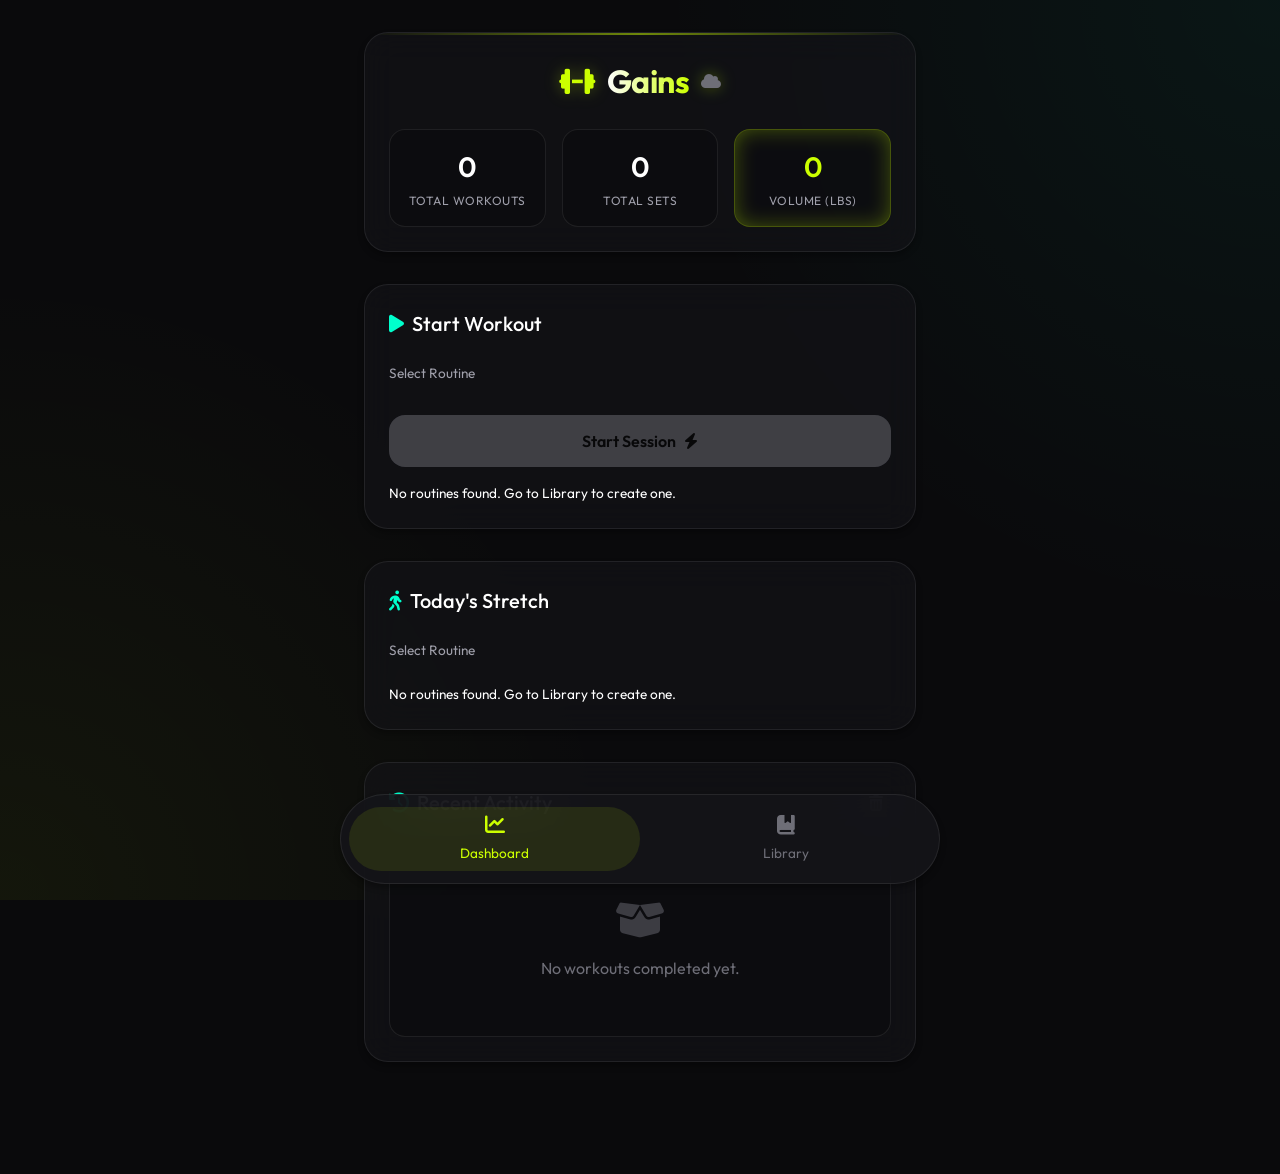
<file: index.html>
<!DOCTYPE html>
<html lang="en">
<head>
    <meta charset="UTF-8">
    <meta name="viewport" content="width=device-width, initial-scale=1.0">
    <title>Gains | Personal Gym Tracker</title>
    <!-- Modern typography -->
    <link href="https://fonts.googleapis.com/css2?family=Outfit:wght@300;400;500;600;700&display=swap" rel="stylesheet">
    <link rel="stylesheet" href="styles.css">
    <!-- FontAwesome for icons -->
    <link rel="stylesheet" href="https://cdnjs.cloudflare.com/ajax/libs/font-awesome/6.4.0/css/all.min.css">
</head>
<body>
    <div class="app-container">
        <!-- Dashboard Header / Sidebar equivalent -->
        <header class="dashboard-header glass-panel" id="main-header">
            <div class="logo">
                <i class="fa-solid fa-dumbbell"></i>
                <h1>Gains</h1>
                <i id="dashboard-sync-status" class="fa-solid fa-cloud" style="font-size: 1rem; color: var(--text-muted); margin-left: auto; cursor: help;" title="Cloud Sync not configured"></i>
            </div>
            
            <div class="stats-overview">
                <div class="stat-card">
                    <span class="stat-value" id="total-workouts">0</span>
                    <span class="stat-label">Total Workouts</span>
                </div>
                <div class="stat-card">
                    <span class="stat-value" id="total-sets">0</span>
                    <span class="stat-label">Total Sets</span>
                </div>
                <div class="stat-card highlight">
                    <span class="stat-value" id="total-volume">0</span>
                    <span class="stat-label">Volume (lbs)</span>
                </div>
            </div>
        </header>

        <!-- Main Content Area -->
        <main class="main-content">
            
            <!-- VIEW: DASHBOARD -->
            <div id="view-dashboard" class="view">
                
                <!-- Start a Workout Section -->
                <section class="start-workout-section glass-panel">
                    <h2><i class="fa-solid fa-play"></i> Start Workout</h2>
                    <div class="form-group" style="margin-bottom: 0;">
                        <label for="workout-routine-select">Select Routine</label>
                        <select id="workout-routine-select" class="custom-select">
                            <option value="">-- Choose a routine --</option>
                        </select>
                    </div>
                    <button id="btn-start-workout" class="btn-primary" disabled>
                        <span>Start Session</span>
                        <i class="fa-solid fa-bolt"></i>
                    </button>
                    <p id="no-workouts-msg" class="text-muted hidden" style="margin-top: 1rem; font-size: 0.85rem;">No routines found. Go to Library to create one.</p>
                </section>

                <!-- Stretching Routine Section -->
                <section class="stretching-section glass-panel">
                    <div class="section-header">
                        <h2><i class="fa-solid fa-person-walking"></i> Today's Stretch</h2>
                    </div>
                    
                    <div class="form-group">
                        <label for="stretch-routine-select">Select Routine</label>
                        <select id="stretch-routine-select" class="custom-select">
                            <option value="">-- Choose a routine --</option>
                        </select>
                    </div>
                    <p id="no-stretches-msg" class="text-muted hidden" style="margin-top: 1rem; font-size: 0.85rem;">No routines found. Go to Library to create one.</p>

                    <div class="stretching-list-container" id="dashboard-stretch-container" style="display: none;">
                        <ul id="stretch-list" class="stretch-list">
                            <!-- Stretches injected via JS -->
                        </ul>
                        <button id="btn-save-stretch" class="btn-primary btn-success hidden" style="margin-top: 1rem;">
                            <i class="fa-solid fa-check"></i> Save Routine for Today
                        </button>
                        <div id="stretch-status" class="stretch-status hidden">
                            <i class="fa-solid fa-circle-check"></i> Routine completed for today!
                        </div>
                    </div>
                </section>

                <!-- Workout History Section -->
                <section class="history-section glass-panel">
                    <div class="section-header">
                        <h2><i class="fa-solid fa-clock-rotate-left"></i> Recent Activity</h2>
                        <button id="clear-history" class="btn-icon" title="Clear History">
                            <i class="fa-solid fa-trash-can"></i>
                        </button>
                    </div>
                    
                    <div class="history-list-container">
                        <ul id="workout-list" class="workout-list">
                            <!-- Workout items will be injected here via JS -->
                            <div class="empty-state">
                                <i class="fa-solid fa-box-open"></i>
                                <p>No sets logged yet. Let's make some gains!</p>
                            </div>
                        </ul>
                    </div>
                </section>

            </div> <!-- END VIEW: DASHBOARD -->


            <!-- VIEW: ACTIVE SESSION (Hidden by default, shown during workout) -->
            <div id="view-active-session" class="view hidden">
                <div class="active-workout-header glass-panel sticky-header">
                    <div style="display: flex; justify-content: space-between; align-items: center; width: 100%;">
                        <h2 id="active-routine-name" style="margin-bottom: 0; font-size: 1.5rem;">Workout</h2>
                        <button id="btn-cancel-workout" class="btn-icon" style="color: var(--danger); font-size: 1.25rem;">
                            <i class="fa-solid fa-xmark"></i>
                        </button>
                    </div>
                    
                    <!-- Timer Overlay -->
                    <div id="rest-timer-container" class="timer-container hidden">
                        <div class="timer-ring">
                            <span id="rest-timer-display" class="timer-text">00:00</span>
                        </div>
                        <p class="timer-label">REST</p>
                        <button id="btn-skip-rest" class="btn-icon" style="color: var(--text-primary); background: rgba(255,255,255,0.1); border-radius: 4px; padding: 0.25rem 0.6rem; font-size: 0.8rem;">Skip</button>
                    </div>
                </div>

                <div id="active-exercises-container" style="display: flex; flex-direction: column; gap: 1rem; margin-top: 1rem;">
                    <!-- Exercise logs injected via JS -->
                </div>

                <button id="btn-finish-workout" class="btn-primary btn-success" style="margin-top: 2rem; margin-bottom: 2rem;">
                    <i class="fa-solid fa-flag-checkered"></i> Finish & Save Workout
                </button>
            </div> <!-- END VIEW: ACTIVE SESSION -->

        </main>
        
        <!-- Bottom Navigation Navbar (MPA Links) -->
        <nav class="bottom-nav glass-panel" id="main-nav">
            <a href="index.html" class="nav-btn active">
                <i class="fa-solid fa-chart-line"></i>
                <span>Dashboard</span>
            </a>
            <a href="library.html" class="nav-btn">
                <i class="fa-solid fa-book-bookmark"></i>
                <span>Library</span>
            </a>
        </nav>
        
    </div>

    <script src="app.js"></script>
</body>
</html>
</file>
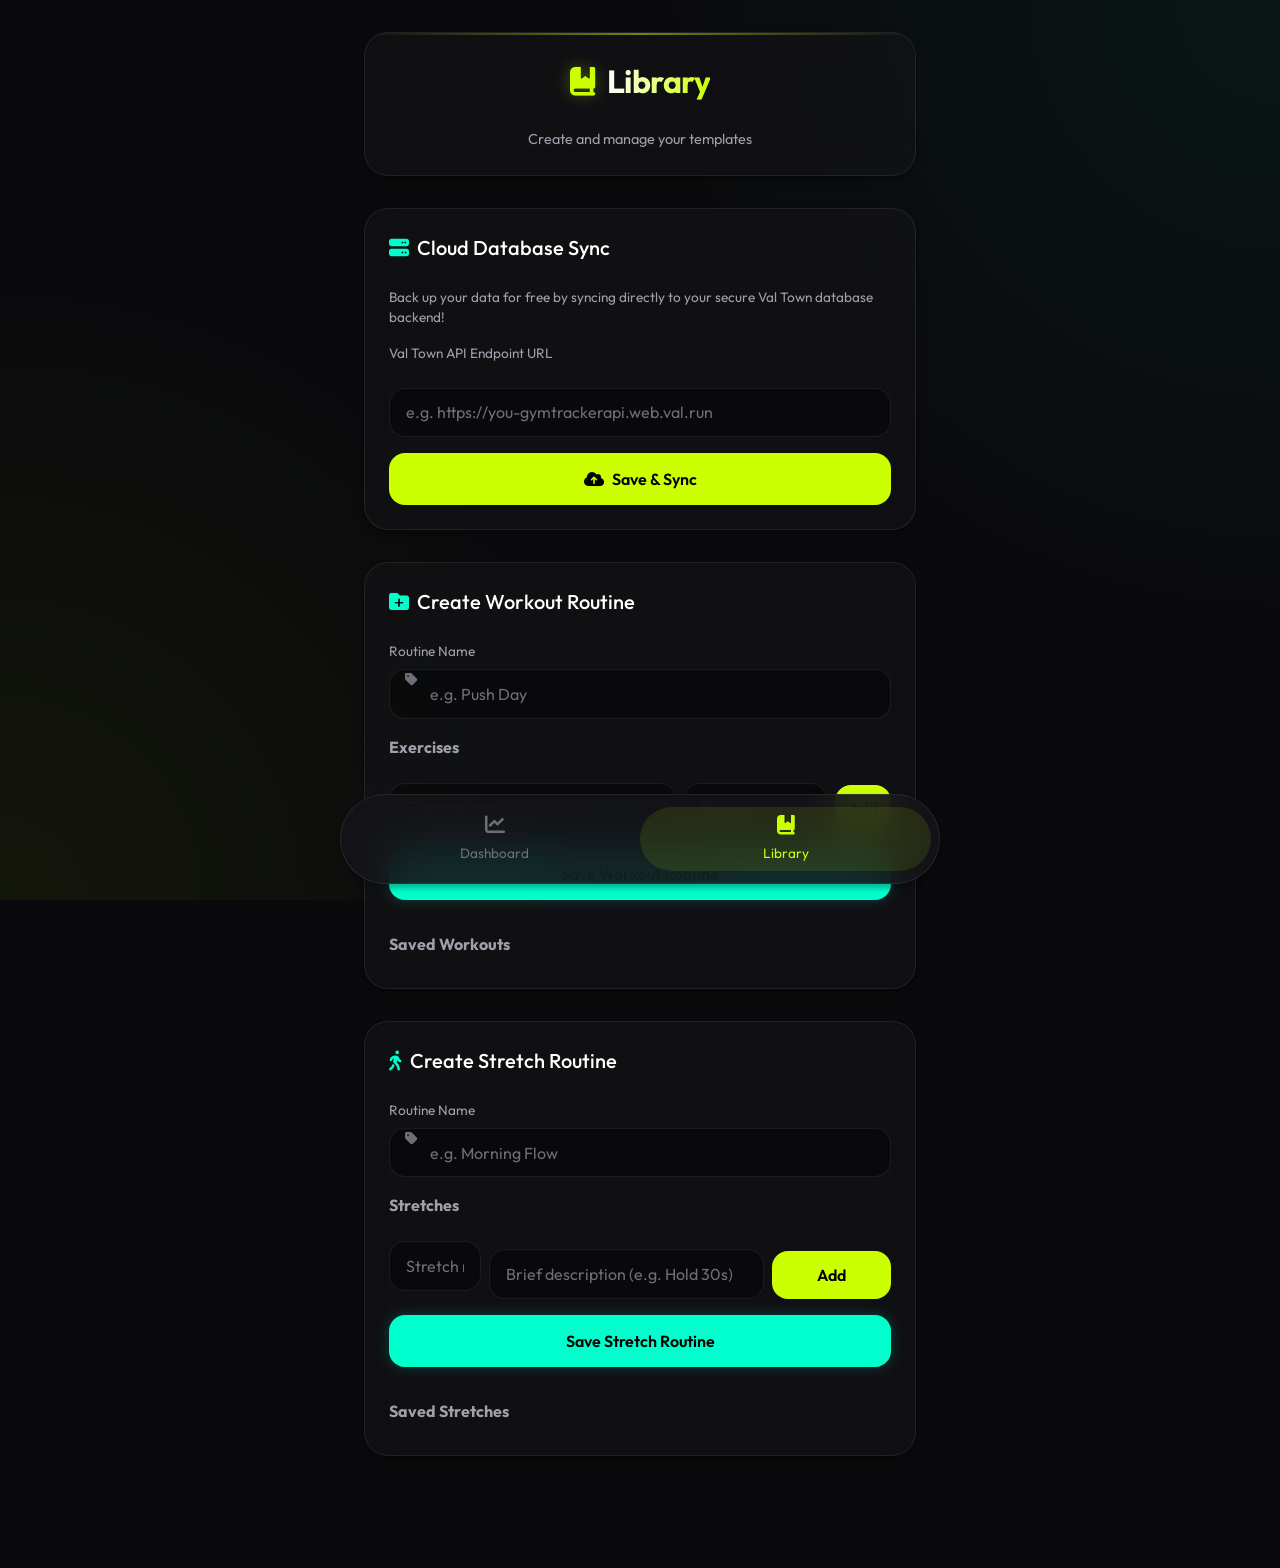
<file: library.html>
<!DOCTYPE html>
<html lang="en">
<head>
    <meta charset="UTF-8">
    <meta name="viewport" content="width=device-width, initial-scale=1.0">
    <title>Library | Gains Tracker</title>
    <!-- Modern typography -->
    <link href="https://fonts.googleapis.com/css2?family=Outfit:wght@300;400;500;600;700&display=swap" rel="stylesheet">
    <link rel="stylesheet" href="styles.css">
    <!-- FontAwesome for icons -->
    <link rel="stylesheet" href="https://cdnjs.cloudflare.com/ajax/libs/font-awesome/6.4.0/css/all.min.css">
</head>
<body>
    <div class="app-container">
        <!-- Header -->
        <header class="dashboard-header glass-panel">
            <div class="logo">
                <i class="fa-solid fa-book-bookmark"></i>
                <h1>Library</h1>
            </div>
            <p style="color: var(--text-secondary); font-size: 0.9rem;">Create and manage your templates</p>
        </header>

        <!-- Main Content Area -->
        <main class="main-content">
            
            <div id="view-library" class="view">
                <!-- Cloud Sync Settings -->
                <section class="builder-section glass-panel">
                    <h2><i class="fa-solid fa-server"></i> Cloud Database Sync</h2>
                    <p style="font-size: 0.85rem; color: var(--text-secondary); margin-bottom: 1rem;">
                        Back up your data for free by syncing directly to your secure Val Town database backend!
                    </p>
                    <div id="sync-status-msg" style="margin-bottom: 1rem; font-size: 0.85rem; padding: 0.5rem; border-radius: 4px;" class="hidden"></div>
                    
                    <form id="cloud-sync-form" class="workout-form">
                        <div class="form-group">
                            <label for="val-endpoint">Val Town API Endpoint URL</label>
                            <input type="text" id="val-endpoint" placeholder="e.g. https://you-gymtrackerapi.web.val.run" autocomplete="off">
                        </div>
                        <div style="display: flex; gap: 1rem; margin-top: 1rem;">
                            <button type="submit" class="btn-primary" style="margin-top: 0; flex: 1;">
                                <i class="fa-solid fa-cloud-arrow-up"></i> Save & Sync
                            </button>
                            <button type="button" id="btn-disconnect-sync" class="btn-primary" style="margin-top: 0; flex: 1; background: transparent; border: 1px solid var(--danger); color: var(--danger); display: none;">
                                <i class="fa-solid fa-link-slash"></i> Disconnect
                            </button>
                        </div>
                    </form>
                </section>

                <!-- Workout Builder -->
                <section class="builder-section glass-panel">
                    <h2><i class="fa-solid fa-folder-plus"></i> Create Workout Routine</h2>
                    <form id="create-workout-form" class="workout-form">
                        <div class="form-group row" style="align-items: flex-end;">
                            <div class="input-wrapper full-width">
                                <label for="new-routine-name">Routine Name</label>
                                <input type="text" id="new-routine-name" placeholder="e.g. Push Day" required autocomplete="off">
                                <i class="fa-solid fa-tag input-icon"></i>
                            </div>
                        </div>
                        
                        <div class="exercises-builder">
                            <h3 style="font-size: 1rem; margin-bottom: 0.5rem; color: var(--text-secondary);">Exercises</h3>
                            <ul id="builder-exercise-list" class="stretch-list" style="margin-bottom: 1rem;">
                                <!-- Temporary list before saving -->
                            </ul>
                            
                            <!-- Add Exercise Form -->
                            <div class="form-group row multi-col" style="align-items: flex-end; gap: 0.5rem;">
                                <div class="input-wrapper" style="flex: 2;">
                                    <input type="text" id="builder-ex-name" placeholder="Exercise name" autocomplete="off" style="padding-left: 1rem;">
                                </div>
                                <div class="input-wrapper" style="flex: 1;">
                                    <input type="number" id="builder-ex-rest" placeholder="Rest (s)" min="0" step="5" style="padding-left: 1rem;">
                                </div>
                                <button type="button" id="btn-add-builder-ex" class="btn-primary" style="margin-top: 0; padding: 0.85rem; width: auto;">Add</button>
                            </div>
                        </div>

                        <button type="submit" class="btn-primary btn-success" style="margin-top: 1rem;">
                            Save Workout Routine
                        </button>
                    </form>
                    
                    <div class="saved-routines" style="margin-top: 2rem;">
                        <h3 style="font-size: 1rem; margin-bottom: 0.5rem; color: var(--text-secondary);">Saved Workouts</h3>
                        <ul id="saved-workouts-list" class="stretch-list"></ul>
                    </div>
                </section>

                <!-- Stretching Builder -->
                <section class="builder-section glass-panel">
                    <h2><i class="fa-solid fa-person-walking"></i> Create Stretch Routine</h2>
                    <form id="create-stretch-form" class="workout-form">
                        <div class="form-group row" style="align-items: flex-end;">
                            <div class="input-wrapper full-width">
                                <label for="new-stretch-routine-name">Routine Name</label>
                                <input type="text" id="new-stretch-routine-name" placeholder="e.g. Morning Flow" required autocomplete="off">
                                <i class="fa-solid fa-tag input-icon"></i>
                            </div>
                        </div>
                        
                        <div class="exercises-builder">
                            <h3 style="font-size: 1rem; margin-bottom: 0.5rem; color: var(--text-secondary);">Stretches</h3>
                            <ul id="builder-stretch-list" class="stretch-list" style="margin-bottom: 1rem;">
                                <!-- Temporary list before saving -->
                            </ul>
                            
                            <!-- Add Stretch Form -->
                            <div class="form-group row multi-col" style="align-items: flex-end; flex-wrap: wrap; gap: 0.5rem;">
                                <div class="input-wrapper full-width" style="margin-bottom: 0.5rem;">
                                    <input type="text" id="builder-st-name" placeholder="Stretch name" autocomplete="off" style="padding-left: 1rem;">
                                </div>
                                <div class="input-wrapper" style="flex: 3;">
                                    <input type="text" id="builder-st-desc" placeholder="Brief description (e.g. Hold 30s)" autocomplete="off" style="padding-left: 1rem;">
                                </div>
                                <button type="button" id="btn-add-builder-st" class="btn-primary" style="margin-top: 0; padding: 0.85rem; width: auto; flex: 1;">Add</button>
                            </div>
                        </div>

                        <button type="submit" class="btn-primary btn-success" style="margin-top: 1rem;">
                            Save Stretch Routine
                        </button>
                    </form>
                    
                    <div class="saved-routines" style="margin-top: 2rem;">
                        <h3 style="font-size: 1rem; margin-bottom: 0.5rem; color: var(--text-secondary);">Saved Stretches</h3>
                        <ul id="saved-stretches-list" class="stretch-list"></ul>
                    </div>
                </section>
            </div>

        </main>
        
        <!-- Bottom Navigation Navbar (MPA Links) -->
        <nav class="bottom-nav glass-panel" id="main-nav">
            <a href="index.html" class="nav-btn">
                <i class="fa-solid fa-chart-line"></i>
                <span>Dashboard</span>
            </a>
            <a href="library.html" class="nav-btn active">
                <i class="fa-solid fa-book-bookmark"></i>
                <span>Library</span>
            </a>
        </nav>
        
    </div>

    <script src="app.js"></script>
</body>
</html>
</file>
<file: styles.css>
:root {
    /* Color Palette - Premium Dark Mode with Neon Accents */
    --bg-base: #0a0a0c;
    --bg-surface: rgba(20, 20, 25, 0.6);
    --bg-surface-hover: rgba(30, 30, 40, 0.8);
    
    --accent-primary: #ccff00; /* Electric Lime */
    --accent-primary-glow: rgba(204, 255, 0, 0.3);
    --accent-secondary: #00ffcc; /* Cyan */
    
    --text-primary: #ffffff;
    --text-secondary: #a0a0ab;
    --text-muted: #6e6e77;
    
    --border-subtle: rgba(255, 255, 255, 0.08);
    --border-focus: rgba(204, 255, 0, 0.5);

    --danger: #ff3366;
    
    /* Typography */
    --font-family: 'Outfit', -apple-system, BlinkMacSystemFont, "Segoe UI", Roboto, sans-serif;
    
    /* Effects */
    --glass-blur: blur(16px);
    --shadow-sm: 0 4px 6px rgba(0, 0, 0, 0.3);
    --shadow-glow: 0 0 20px var(--accent-primary-glow);
    --radius-lg: 24px;
    --radius-md: 16px;
    --radius-sm: 8px;
    
    /* Transitions */
    --transition-fast: 0.2s ease;
    --transition-bounce: 0.4s cubic-bezier(0.175, 0.885, 0.32, 1.275);
}

* {
    margin: 0;
    padding: 0;
    box-sizing: border-box;
}

body {
    font-family: var(--font-family);
    background-color: var(--bg-base);
    color: var(--text-primary);
    line-height: 1.5;
    min-height: 100vh;
    /* Subtle radial gradient background */
    background-image: radial-gradient(circle at top right, rgba(0, 255, 204, 0.05), transparent 40%),
                      radial-gradient(circle at bottom left, rgba(204, 255, 0, 0.05), transparent 40%);
    background-attachment: fixed;
    /* Extra padding at bottom for nav */
    padding-bottom: 80px; 
}

/* Container */
.app-container {
    max-width: 600px;
    margin: 0 auto;
    padding: 2rem 1.5rem;
    display: flex;
    flex-direction: column;
    gap: 2rem;
}

/* Views Navigation */
.view {
    display: flex;
    flex-direction: column;
    gap: 2rem;
    animation: fadeIn var(--transition-bounce);
}

.view.hidden {
    display: none !important;
}

@keyframes fadeIn {
    from { opacity: 0; transform: translateY(10px); }
    to { opacity: 1; transform: translateY(0); }
}

/* Glass Panels */
.glass-panel {
    background: var(--bg-surface);
    backdrop-filter: var(--glass-blur);
    -webkit-backdrop-filter: var(--glass-blur);
    border: 1px solid var(--border-subtle);
    border-radius: var(--radius-lg);
    padding: 1.5rem;
    box-shadow: var(--shadow-sm);
    transition: transform var(--transition-fast), border-color var(--transition-fast);
}

.glass-panel:hover {
    border-color: rgba(255,255,255,0.15);
}

/* Header & Stats */
.dashboard-header {
    display: flex;
    flex-direction: column;
    gap: 1.5rem;
    align-items: center;
    text-align: center;
    position: relative;
    overflow: hidden;
}

.dashboard-header::before {
    content: '';
    position: absolute;
    top: 0; left: 0; right: 0; height: 2px;
    background: linear-gradient(90deg, transparent, var(--accent-primary), transparent);
    opacity: 0.5;
}

.logo {
    display: flex;
    align-items: center;
    gap: 0.75rem;
    color: var(--accent-primary);
}

.logo h1 {
    font-size: 2rem;
    font-weight: 700;
    letter-spacing: -0.5px;
    background: linear-gradient(to right, var(--text-primary), var(--accent-primary));
    -webkit-background-clip: text;
    background-clip: text;
    -webkit-text-fill-color: transparent;
}

.logo i {
    font-size: 1.8rem;
    filter: drop-shadow(0 0 8px var(--accent-primary-glow));
}

.stats-overview {
    display: flex;
    width: 100%;
    justify-content: space-between;
    gap: 1rem;
}

.stat-card {
    flex: 1;
    display: flex;
    flex-direction: column;
    align-items: center;
    padding: 1rem;
    background: rgba(0,0,0,0.2);
    border-radius: var(--radius-md);
    border: 1px solid var(--border-subtle);
}

.stat-card.highlight {
    border-color: var(--accent-primary-glow);
    box-shadow: inset 0 0 20px var(--accent-primary-glow);
}

.stat-value {
    font-size: 1.75rem;
    font-weight: 600;
    color: var(--text-primary);
}

.stat-card.highlight .stat-value {
    color: var(--accent-primary);
}

.stat-label {
    font-size: 0.75rem;
    color: var(--text-secondary);
    text-transform: uppercase;
    letter-spacing: 0.5px;
    margin-top: 0.25rem;
}

/* Main Content */
.main-content {
    display: flex;
    flex-direction: column;
    gap: 2rem;
}

h2 {
    font-size: 1.25rem;
    font-weight: 500;
    display: flex;
    align-items: center;
    gap: 0.5rem;
    margin-bottom: 1.5rem;
    color: var(--text-primary);
}

h2 i {
    color: var(--accent-secondary);
}

/* Select Inputs */
.custom-select {
    width: 100%;
    background: rgba(0, 0, 0, 0.4);
    border: 1px solid var(--border-subtle);
    border-radius: var(--radius-md);
    padding: 0.85rem 1rem;
    color: var(--text-primary);
    font-family: inherit;
    font-size: 1rem;
    appearance: none;
    cursor: pointer;
    transition: all var(--transition-fast);
    background-image: url("data:image/svg+xml;charset=UTF-8,%3csvg xmlns='http://www.w3.org/2000/svg' viewBox='0 0 24 24' fill='none' stroke='white' stroke-width='2' stroke-linecap='round' stroke-linejoin='round'%3e%3cpolyline points='6 9 12 15 18 9'%3e%3c/polyline%3e%3c/svg%3e");
    background-repeat: no-repeat;
    background-position: right 1rem center;
    background-size: 1em;
}

.custom-select:focus {
    outline: none;
    border-color: var(--accent-primary);
    box-shadow: 0 0 0 2px var(--accent-primary-glow);
}

.custom-select option {
    background-color: #222;
    color: var(--text-primary);
}

/* Forms */
.form-group {
    display: flex;
    flex-direction: column;
    gap: 1rem;
    margin-bottom: 1rem;
}

.form-group.row {
    flex-direction: row;
}

.form-group.multi-col .input-wrapper {
    flex: 1;
}

.input-wrapper.full-width {
    width: 100%;
}

label {
    font-size: 0.85rem;
    color: var(--text-secondary);
    margin-bottom: 0.5rem;
    display: block;
}

.input-wrapper {
    position: relative;
    display: flex;
    flex-direction: column;
}

.input-icon {
    position: absolute;
    left: 1rem;
    top: 50%;
    transform: translateY(-50%);
    color: var(--text-muted);
    font-size: 0.9rem;
    transition: color var(--transition-fast);
}

input {
    width: 100%;
    background: rgba(0, 0, 0, 0.4);
    border: 1px solid var(--border-subtle);
    border-radius: var(--radius-md);
    padding: 0.85rem 1rem;
    color: var(--text-primary);
    font-family: inherit;
    font-size: 1rem;
    transition: all var(--transition-fast);
}

.input-wrapper i.input-icon + input,
input:has(+ i.input-icon),
input.has-icon {
    padding-left: 2.5rem;
}

input:focus {
    outline: none;
    border-color: var(--accent-primary);
    box-shadow: 0 0 0 2px var(--accent-primary-glow);
    background: rgba(0, 0, 0, 0.6);
}

input:focus ~ .input-icon {
    color: var(--accent-primary);
}

input::placeholder {
    color: var(--text-muted);
}

/* Buttons */
.btn-primary {
    width: 100%;
    background: var(--accent-primary);
    color: #000;
    border: none;
    border-radius: var(--radius-md);
    padding: 1rem;
    font-size: 1rem;
    font-weight: 600;
    font-family: inherit;
    cursor: pointer;
    display: flex;
    align-items: center;
    justify-content: center;
    gap: 0.5rem;
    transition: all var(--transition-bounce);
    margin-top: 1.5rem;
}

.btn-primary[disabled] {
    opacity: 0.5;
    cursor: not-allowed;
    background: var(--text-muted);
}
.btn-primary[disabled]:hover {
    transform: none;
    box-shadow: none;
}

.btn-primary:not([disabled]):hover {
    transform: translateY(-2px);
    box-shadow: var(--shadow-glow);
}

.btn-primary:active {
    transform: translateY(0);
}

.btn-icon {
    background: transparent;
    border: none;
    color: var(--text-muted);
    cursor: pointer;
    font-size: 1rem;
    transition: color var(--transition-fast);
    padding: 0.5rem;
    display: flex;
    align-items: center;
    justify-content: center;
}

.btn-icon:hover {
    color: var(--danger);
}

/* Section Header */
.section-header {
    display: flex;
    justify-content: space-between;
    align-items: center;
    margin-bottom: 1.5rem;
}

.section-header h2 {
    margin-bottom: 0;
}

/* Lists */
.history-list-container, .stretching-list-container {
    background: rgba(0, 0, 0, 0.2);
    border-radius: var(--radius-md);
    border: 1px solid var(--border-subtle);
    padding: 0.5rem;
    overflow-y: auto;
    max-height: 400px;
}
.history-list-container::-webkit-scrollbar, .stretching-list-container::-webkit-scrollbar {
    width: 6px;
}
.history-list-container::-webkit-scrollbar-thumb, .stretching-list-container::-webkit-scrollbar-thumb {
    background: var(--border-subtle);
    border-radius: 10px;
}

.workout-list, .stretch-list {
    list-style: none;
    display: flex;
    flex-direction: column;
    gap: 0.5rem;
}

.empty-state {
    display: flex;
    flex-direction: column;
    align-items: center;
    justify-content: center;
    padding: 3rem 1rem;
    color: var(--text-muted);
    text-align: center;
    gap: 1rem;
}

.empty-state i {
    font-size: 2.5rem;
    opacity: 0.5;
}

/* Individual Workout Item styling */
.workout-item {
    background: var(--bg-surface);
    border: 1px solid var(--border-subtle);
    border-radius: var(--radius-sm);
    padding: 1rem;
    display: flex;
    justify-content: space-between;
    align-items: center;
    animation: slideIn var(--transition-bounce);
    transition: transform var(--transition-fast), background var(--transition-fast);
}

.workout-item:hover {
    background: var(--bg-surface-hover);
    transform: translateX(4px);
}

.workout-item-details {
    display: flex;
    flex-direction: column;
    gap: 0.25rem;
}

.workout-item-title {
    font-weight: 500;
    color: var(--text-primary);
}

.workout-item-meta {
    font-size: 0.8rem;
    color: var(--text-secondary);
    display: flex;
    gap: 0.75rem;
}

.workout-item-meta span {
    display: flex;
    align-items: center;
    gap: 0.25rem;
}

.workout-item-meta i {
    font-size: 0.7rem;
    color: var(--accent-secondary);
}

.workout-volume {
    font-weight: 600;
    color: var(--accent-primary);
    background: rgba(204, 255, 0, 0.1);
    padding: 0.25rem 0.5rem;
    border-radius: 4px;
    font-size: 0.85rem;
}

/* Delete button on items */
.btn-delete-item {
    background: transparent;
    border: none;
    color: var(--text-muted);
    cursor: pointer;
    padding: 0.5rem;
    display: flex;
    align-items: center;
    justify-content: center;
    opacity: 0.5;
    transition: opacity var(--transition-fast), color var(--transition-fast);
}

.workout-item:hover .btn-delete-item,
.stretch-item:hover .btn-delete-item {
    opacity: 1;
}

.btn-delete-item:hover {
    color: var(--danger);
}

/* Animations */
@keyframes slideIn {
    from { opacity: 0; transform: translateY(10px); }
    to { opacity: 1; transform: translateY(0); }
}

/* Stretching & Builder Lists */
.stretch-item {
    background: rgba(0, 0, 0, 0.4);
    border: 1px solid var(--border-subtle);
    border-radius: var(--radius-sm);
    padding: 0.75rem 1rem;
    display: flex;
    justify-content: space-between;
    align-items: center;
    transition: all var(--transition-fast);
}

.stretch-item.completed {
    opacity: 0.6;
    background: rgba(204, 255, 0, 0.05);
    border-color: rgba(204, 255, 0, 0.2);
}

.stretch-item.completed .stretch-name-label {
    text-decoration: line-through;
    color: var(--text-muted);
}

.stretch-label-wrapper {
    display: flex;
    align-items: center;
    gap: 1rem;
    cursor: pointer;
    flex: 1;
}

.stretch-name {
    display: flex;
    flex-direction: column;
}

.stretch-name-label {
    color: var(--text-primary);
}

.stretch-desc {
    font-size: 0.8rem;
    color: var(--text-muted);
    margin-top: 0.15rem;
}

/* Custom Checkbox */
.custom-checkbox {
    appearance: none;
    background-color: transparent;
    margin: 0;
    font: inherit;
    color: currentColor;
    width: 1.25em;
    height: 1.25em;
    border: 2px solid var(--text-muted);
    border-radius: 4px;
    display: grid;
    place-content: center;
    cursor: pointer;
    transition: all var(--transition-fast);
}

.custom-checkbox::before {
    content: "";
    width: 0.65em;
    height: 0.65em;
    transform: scale(0);
    transition: 120ms transform ease-in-out;
    box-shadow: inset 1em 1em var(--bg-base);
    background-color: var(--bg-base);
    transform-origin: center;
    clip-path: polygon(14% 44%, 0 65%, 50% 100%, 100% 16%, 80% 0%, 43% 62%);
}

.custom-checkbox:checked {
    background-color: var(--accent-primary);
    border-color: var(--accent-primary);
    box-shadow: 0 0 10px var(--accent-primary-glow);
}

.custom-checkbox:checked::before {
    transform: scale(1);
}

.btn-success {
    background: var(--accent-secondary);
    color: #000;
    box-shadow: 0 0 15px rgba(0, 255, 204, 0.2);
}

.btn-success:hover {
    box-shadow: 0 0 20px rgba(0, 255, 204, 0.4);
}

.hidden {
    display: none !important;
}

.stretch-status {
    color: var(--accent-secondary);
    text-align: center;
    margin-top: 1rem;
    font-weight: 500;
    display: flex;
    align-items: center;
    justify-content: center;
    gap: 0.5rem;
}

/* Bottom Navigation Nav */
.bottom-nav {
    position: fixed;
    bottom: 1rem;
    left: 1rem;
    right: 1rem;
    display: flex;
    justify-content: space-around;
    padding: 0.75rem 0.5rem;
    background: rgba(20, 20, 25, 0.9);
    z-index: 100;
    border-radius: 100px;
    max-width: 600px;
    margin: 0 auto;
    border: 1px solid var(--border-subtle);
    backdrop-filter: blur(20px);
}

.nav-btn {
    background: transparent;
    border: none;
    color: var(--text-muted);
    font-family: inherit;
    font-size: 0.85rem;
    display: flex;
    flex-direction: column;
    align-items: center;
    gap: 0.25rem;
    cursor: pointer;
    padding: 0.5rem 1rem;
    border-radius: 100px;
    transition: all var(--transition-fast);
    flex: 1;
    text-decoration: none; /* Add this for <a> tags */
}

.nav-btn i {
    font-size: 1.25rem;
    margin-bottom: 0.25rem;
}

.nav-btn:hover {
    color: var(--text-primary);
    background: rgba(255, 255, 255, 0.05);
}

.nav-btn.active {
    color: var(--accent-primary);
    background: rgba(204, 255, 0, 0.1);
}

/* Active Session & Timer */
.sticky-header {
    position: sticky;
    top: 1rem;
    z-index: 50;
    display: flex;
    flex-direction: column;
    align-items: center;
    padding: 1rem 1.5rem;
    gap: 1rem;
}

.timer-container {
    display: flex;
    flex-direction: column;
    align-items: center;
    gap: 0.5rem;
    animation: fadeIn var(--transition-fast);
}

.timer-ring {
    width: 80px;
    height: 80px;
    border-radius: 50%;
    border: 3px solid var(--accent-primary);
    display: flex;
    align-items: center;
    justify-content: center;
    box-shadow: 0 0 15px var(--accent-primary-glow);
    background: rgba(0,0,0,0.5);
    margin: 0 auto;
}

.timer-text {
    font-size: 1.5rem;
    font-weight: 700;
    color: var(--accent-primary);
    font-variant-numeric: tabular-nums;
}

.timer-label {
    font-size: 0.75rem;
    color: var(--text-muted);
    letter-spacing: 2px;
}

.exercise-log-card {
    background: rgba(0,0,0,0.3);
    border: 1px solid var(--border-subtle);
    border-radius: var(--radius-md);
    padding: 1.25rem;
    display: flex;
    flex-direction: column;
    gap: 1rem;
}

.exercise-log-header {
    display: flex;
    justify-content: space-between;
    align-items: center;
    border-bottom: 1px solid var(--border-subtle);
    padding-bottom: 0.75rem;
}

.exercise-log-header h3 {
    font-size: 1.1rem;
    color: var(--accent-secondary);
}

.rest-time-badge {
    background: rgba(0, 255, 204, 0.1);
    color: var(--accent-secondary);
    padding: 0.25rem 0.5rem;
    border-radius: 4px;
    font-size: 0.75rem;
    display: flex;
    align-items: center;
    gap: 0.25rem;
}

.active-set-row {
    display: flex;
    gap: 0.5rem;
    align-items: center;
}

.active-set-row .input-wrapper {
    flex: 1;
}

.active-set-row input {
    padding: 0.5rem 0.75rem;
}

/* Responsive tweaks & Mobile Polish */
@media (max-width: 650px) {
    .app-container {
        padding: 1rem 1rem 6rem 1rem;
    }
}

@media (max-width: 480px) {
    .form-group.row {
        flex-direction: column;
    }
    
    .form-group.row.multi-col {
        flex-direction: column;
    }
    
    .stats-overview {
        flex-direction: column;
    }

    .stretch-form {
        flex-direction: row; 
    }

    .stat-card {
        flex-direction: row;
        justify-content: space-between;
        padding: 1rem 1.5rem;
    }
    
    .stat-value {
        font-size: 1.5rem;
    }
    
    .stat-label {
        margin-top: 0;
    }
}
</file>
